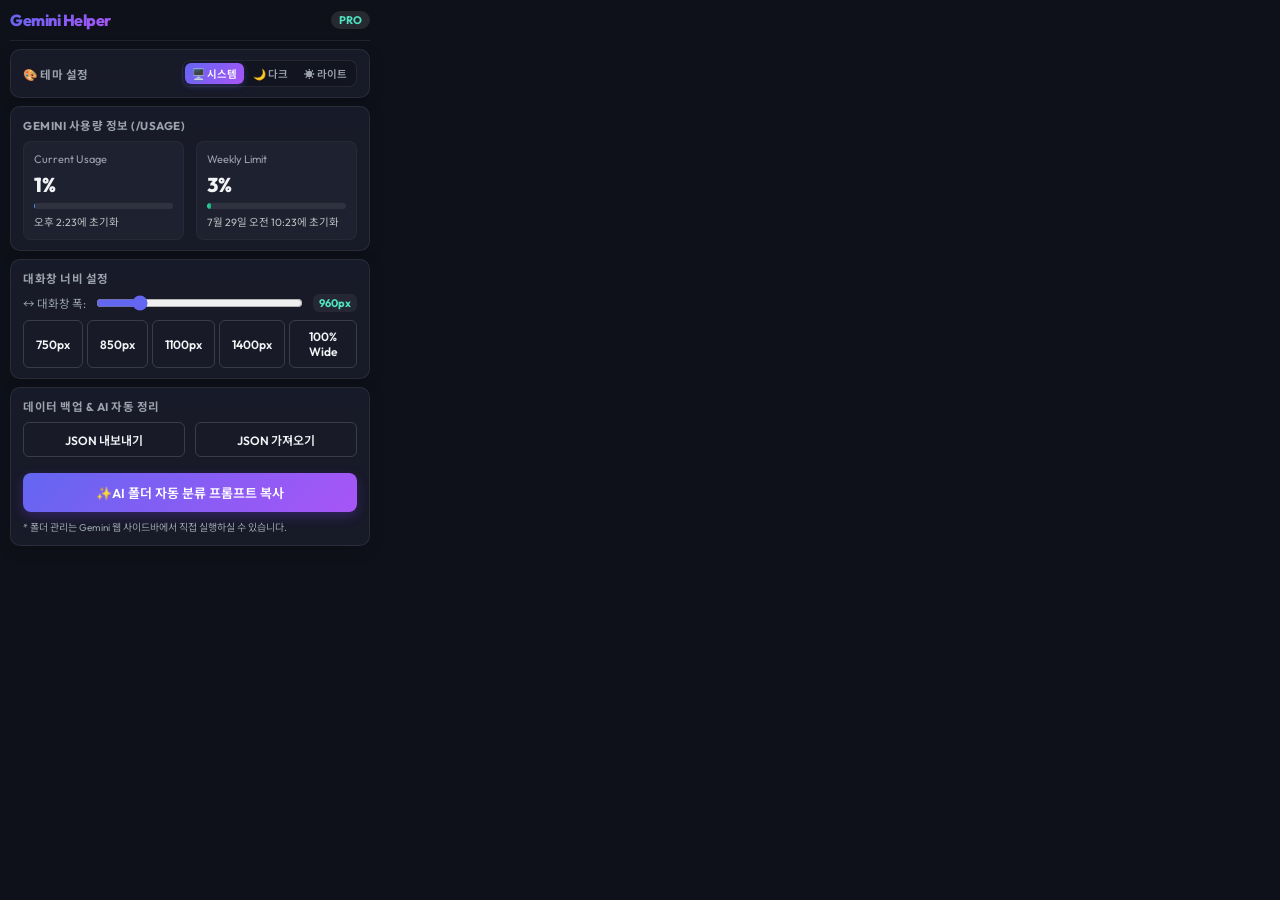
<file: popup/popup.html>
<!DOCTYPE html>
<html lang="ko">
<head>
  <meta charset="UTF-8">
  <meta name="viewport" content="width=device-width, initial-scale=1.0">
  <title>Gemini Extension Helper</title>
  <link rel="preconnect" href="https://fonts.googleapis.com">
  <link rel="preconnect" href="https://fonts.gstatic.com" crossorigin>
  <link href="https://fonts.googleapis.com/css2?family=Outfit:wght@300;400;600;800&family=Noto+Sans+KR:wght@300;400;700&display=swap" rel="stylesheet">
  <link rel="stylesheet" href="popup.css">
</head>
<body>
  <div class="app-container">
    <!-- 헤더 -->
    <header class="app-header">
      <div class="logo-area">
        <h1>Gemini Helper</h1>
      </div>
      <span class="version" id="plan-badge" style="background: rgba(255,255,255,0.1); padding: 2px 8px; border-radius: 10px; font-weight: 700; color: #50e3c2;">PRO</span>
    </header>

    <!-- 테마 설정 카드 -->
    <section class="card theme-section">
      <div style="display: flex; align-items: center; justify-content: space-between; gap: 8px;">
        <span class="section-title" style="margin-bottom: 0; white-space: nowrap;">🎨 테마 설정</span>
        <div class="theme-toggle-group" id="theme-toggle-group">
          <button class="theme-btn active" data-theme="system" title="크롬/시스템 설정에 따름">🖥️ 시스템</button>
          <button class="theme-btn" data-theme="dark" title="다크 모드">🌙 다크</button>
          <button class="theme-btn" data-theme="light" title="라이트 모드">☀️ 라이트</button>
        </div>
      </div>
    </section>

    <!-- 실시간 Gemini 사용량 트래커 (/usage 연동) -->
    <section class="card usage-section">
      <h2 class="section-title">Gemini 사용량 정보 (/usage)</h2>
      <div class="usage-grid">
        <div class="usage-box">
          <div class="usage-label">Current Usage</div>
          <div class="usage-value" id="current-usage">1%</div>
          <div class="progress-container">
            <div class="progress-bar" id="current-progress" style="width: 1%"></div>
          </div>
          <div class="usage-subtext" id="current-usage-sub" style="font-size: 10.5px; opacity: 0.75; margin-top: 5px;">오후 2:23에 초기화</div>
        </div>
        <div class="usage-box">
          <div class="usage-label">Weekly Limit</div>
          <div class="usage-value" id="weekly-usage">3%</div>
          <div class="progress-container">
            <div class="progress-bar weekly" id="weekly-progress" style="width: 3%"></div>
          </div>
          <div class="usage-subtext" id="weekly-usage-sub" style="font-size: 10.5px; opacity: 0.75; margin-top: 5px;">7월 29일 오전 10:23에 초기화</div>
        </div>
      </div>
    </section>

    <!-- 대화창 너비 설정 카드 -->
    <section class="card width-section">
      <h2 class="section-title">대화창 너비 설정</h2>
      <div style="display: flex; align-items: center; justify-content: space-between; gap: 10px; margin-bottom: 8px;">
        <span style="font-size: 11.5px; color: var(--text-muted);">↔️ 대화창 폭:</span>
        <input type="range" id="popup-width-range" min="750" max="1800" step="25" value="960" style="flex-grow: 1; accent-color: #6366f1; cursor: pointer;">
        <span id="popup-width-val" style="font-size: 11px; font-weight: 700; color: #50e3c2; background: rgba(255,255,255,0.06); padding: 2px 6px; border-radius: 6px;">960px</span>
      </div>
      <div style="display: flex; justify-content: space-between; gap: 4px;">
        <button class="btn btn-outline btn-xs popup-preset-btn" data-width="750px">750px</button>
        <button class="btn btn-outline btn-xs popup-preset-btn" data-width="850px">850px</button>
        <button class="btn btn-outline btn-xs popup-preset-btn" data-width="1100px">1100px</button>
        <button class="btn btn-outline btn-xs popup-preset-btn" data-width="1400px">1400px</button>
        <button class="btn btn-outline btn-xs popup-preset-btn" data-width="100%">100% Wide</button>
      </div>
    </section>

    <!-- 백업 및 AI 자동 정리 도구 (폴더 관리는 사이드바에서 일임) -->
    <section class="card tools-section">
      <h2 class="section-title">데이터 백업 & AI 자동 정리</h2>
      <div class="tools-grid">
        <button id="btn-export-json" class="btn btn-outline" title="폴더 구조 백업">JSON 내보내기</button>
        <button id="btn-import-json" class="btn btn-outline" title="폴더 구조 복원">JSON 가져오기</button>
        <input type="file" id="file-import-json" class="hidden" accept=".json">
      </div>
      <button id="btn-ai-prompt" class="btn btn-gradient-purple">
        <span class="icon">✨</span> AI 폴더 자동 분류 프롬프트 복사
      </button>
      <div class="prompt-hint">
        * 폴더 관리는 Gemini 웹 사이드바에서 직접 실행하실 수 있습니다.
      </div>
    </section>
  </div>
  <script src="popup.js"></script>
</body>
</html>
</file>
<file: popup/popup.css>
/* popup.css - Gemini Extension Modern Theme CSS */

:root {
  --bg-primary: #0f111a;
  --bg-card: rgba(30, 34, 51, 0.6);
  --border-color: rgba(255, 255, 255, 0.08);
  
  --color-blue: #4a90e2;
  --color-green: #50e3c2;
  --color-orange: #f5a623;
  --color-red: #e25c5c;
  --color-lime: #b8e986;
  --color-purple: #bd10e0;

  --text-main: #f3f4f6;
  --text-muted: #9ca3af;
  --text-disabled: #6b7280;
  
  --font-family: 'Outfit', 'Noto Sans KR', sans-serif;
  --gradient-accent: linear-gradient(135deg, #6366f1 0%, #a855f7 100%);
}

body[data-theme="light"] {
  --bg-primary: #f8fafc;
  --bg-card: #ffffff;
  --border-color: #cbd5e1;
  --text-main: #0f172a;
  --text-muted: #475569;
  --text-disabled: #94a3b8;
}

body[data-theme="light"] .card {
  background: #ffffff;
  border: 1px solid #cbd5e1;
  box-shadow: 0 2px 8px rgba(0, 0, 0, 0.05);
}

body[data-theme="light"] .btn-outline,
body[data-theme="light"] .popup-preset-btn {
  border: 1.5px solid #cbd5e1 !important;
  background: #f1f5f9 !important;
  color: #1e293b !important;
  font-weight: 600;
}

body[data-theme="light"] .btn-outline:hover,
body[data-theme="light"] .popup-preset-btn:hover {
  background: #e2e8f0 !important;
  border-color: #6366f1 !important;
  color: #4338ca !important;
}

body[data-theme="light"] .usage-box {
  background: #f8fafc;
  border: 1px solid #cbd5e1;
}

body[data-theme="light"] .progress-container {
  background: #e2e8f0;
}

/* Theme Toggle Group Buttons */
.theme-toggle-group {
  display: flex;
  background: rgba(0, 0, 0, 0.2);
  border: 1px solid var(--border-color);
  border-radius: 8px;
  padding: 2px;
  gap: 2px;
}

body[data-theme="light"] .theme-toggle-group {
  background: #e2e8f0;
}

.theme-btn {
  background: transparent;
  border: none;
  color: var(--text-muted);
  font-family: var(--font-family);
  font-size: 10.5px;
  font-weight: 600;
  padding: 3px 7px;
  border-radius: 6px;
  cursor: pointer;
  transition: all 0.15s ease;
  white-space: nowrap;
}

.theme-btn:hover {
  color: var(--text-main);
}

.theme-btn.active {
  background: var(--gradient-accent);
  color: #ffffff;
  box-shadow: 0 2px 6px rgba(99, 102, 241, 0.3);
}

* {
  box-sizing: border-box;
  margin: 0;
  padding: 0;
}

body {
  width: 380px;
  background-color: var(--bg-primary);
  font-family: var(--font-family);
  color: var(--text-main);
  padding: 10px;
  overflow: hidden;
}

body::-webkit-scrollbar {
  display: none !important;
}

/* App Container */
.app-container {
  display: flex;
  flex-direction: column;
  gap: 8px;
}

/* Header */
.app-header {
  display: flex;
  justify-content: space-between;
  align-items: center;
  border-bottom: 1px solid var(--border-color);
  padding-bottom: 10px;
}

.logo-area {
  display: flex;
  align-items: center;
  gap: 8px;
}

.logo-icon {
  width: 24px;
  height: 24px;
  background: var(--gradient-accent);
  border-radius: 6px;
  box-shadow: 0 0 10px rgba(168, 85, 247, 0.4);
}

.app-header h1 {
  font-size: 16px;
  font-weight: 800;
  letter-spacing: -0.5px;
  background: var(--gradient-accent);
  -webkit-background-clip: text;
  -webkit-text-fill-color: transparent;
}

.app-header .version {
  font-size: 11px;
  color: var(--text-muted);
}

/* Base Card Style */
.card {
  background: var(--bg-card);
  backdrop-filter: blur(10px);
  -webkit-backdrop-filter: blur(10px);
  border: 1px solid var(--border-color);
  border-radius: 10px;
  padding: 10px 12px;
  box-shadow: 0 4px 16px rgba(0, 0, 0, 0.15);
}

.section-title {
  font-size: 11.5px;
  font-weight: 700;
  color: var(--text-muted);
  margin-bottom: 8px;
  letter-spacing: 0.5px;
  text-transform: uppercase;
}

/* Usage Tracker Section */
.usage-grid {
  display: grid;
  grid-template-columns: 1fr 1fr;
  gap: 12px;
}

.usage-box {
  background: rgba(255, 255, 255, 0.03);
  border: 1px solid rgba(255, 255, 255, 0.04);
  border-radius: 8px;
  padding: 10px;
  display: flex;
  flex-direction: column;
}

.usage-label {
  font-size: 11px;
  color: var(--text-muted);
  margin-bottom: 6px;
}

.usage-value {
  font-size: 20px;
  font-weight: 800;
  margin-bottom: 6px;
  display: flex;
  align-items: baseline;
  gap: 2px;
}

.usage-value .unit {
  font-size: 12px;
  font-weight: 400;
  color: var(--text-muted);
}

.progress-container {
  width: 100%;
  height: 6px;
  background: rgba(255, 255, 255, 0.08);
  border-radius: 3px;
  overflow: hidden;
}

.progress-bar {
  height: 100%;
  border-radius: 3px;
  background: linear-gradient(90deg, #60a5fa, #3b82f6);
  transition: width 0.4s ease;
}

.progress-bar.weekly {
  background: linear-gradient(90deg, #34d399, #10b981);
}

/* Folder Section */
.section-header {
  display: flex;
  justify-content: space-between;
  align-items: center;
  margin-bottom: 12px;
}

.section-header .section-title {
  margin-bottom: 0;
}

/* Buttons */
.btn {
  font-family: var(--font-family);
  font-weight: 600;
  border-radius: 6px;
  border: none;
  cursor: pointer;
  display: inline-flex;
  align-items: center;
  justify-content: center;
  transition: all 0.2s ease;
}

.btn-sm {
  padding: 6px 12px;
  font-size: 11px;
}

.btn-xs {
  padding: 4px 8px;
  font-size: 10px;
}

.btn-primary {
  background: var(--gradient-accent);
  color: #fff;
  box-shadow: 0 2px 8px rgba(168, 85, 247, 0.2);
}

.btn-primary:hover {
  opacity: 0.9;
  transform: translateY(-1px);
}

.btn-secondary {
  background: rgba(255, 255, 255, 0.1);
  color: var(--text-main);
}

.btn-secondary:hover {
  background: rgba(255, 255, 255, 0.15);
}

.btn-accent {
  background: #10b981;
  color: #fff;
}

.btn-accent:hover {
  background: #059669;
}

.btn-outline {
  border: 1px solid rgba(255, 255, 255, 0.15);
  background: transparent;
  color: var(--text-main);
  padding: 8px 12px;
  font-size: 12px;
}

.btn-outline:hover {
  background: rgba(255, 255, 255, 0.05);
  border-color: rgba(255, 255, 255, 0.3);
}

.btn-gradient-purple {
  background: var(--gradient-accent);
  color: white;
  width: 100%;
  padding: 10px;
  font-size: 13px;
  border-radius: 8px;
  box-shadow: 0 4px 12px rgba(124, 58, 237, 0.3);
  margin-top: 8px;
}

.btn-gradient-purple:hover {
  transform: translateY(-1px);
  box-shadow: 0 6px 16px rgba(124, 58, 237, 0.4);
}

/* Folder Input Form */
.folder-input-area {
  background: rgba(255, 255, 255, 0.04);
  border: 1px solid rgba(255, 255, 255, 0.06);
  border-radius: 8px;
  padding: 12px;
  margin-bottom: 12px;
  display: flex;
  flex-direction: column;
  gap: 10px;
  animation: slideDown 0.2s ease-out;
}

.input-field {
  width: 100%;
  background: rgba(0, 0, 0, 0.2);
  border: 1px solid var(--border-color);
  border-radius: 6px;
  padding: 8px;
  color: #fff;
  font-family: var(--font-family);
  font-size: 12px;
}

.input-field:focus {
  outline: none;
  border-color: #6366f1;
}

.color-picker-row {
  display: flex;
  align-items: center;
  gap: 10px;
  font-size: 11px;
  color: var(--text-muted);
}

.color-options {
  display: flex;
  gap: 6px;
}

.color-dot {
  width: 16px;
  height: 16px;
  border-radius: 50%;
  cursor: pointer;
  border: 2px solid transparent;
  transition: all 0.15s ease;
}

.color-dot.active {
  border-color: #fff;
  transform: scale(1.15);
}

.button-row {
  display: flex;
  justify-content: flex-end;
  gap: 6px;
}

/* Folder Tree styling */
.folder-tree-wrapper {
  max-height: 240px;
  overflow-y: auto;
  padding-right: 4px;
}

/* 스크롤바 디자인 */
.folder-tree-wrapper::-webkit-scrollbar {
  width: 4px;
}
.folder-tree-wrapper::-webkit-scrollbar-track {
  background: transparent;
}
.folder-tree-wrapper::-webkit-scrollbar-thumb {
  background: rgba(255, 255, 255, 0.1);
  border-radius: 2px;
}

.folder-tree {
  list-style: none;
}

.empty-state {
  text-align: center;
  font-size: 11px;
  color: var(--text-disabled);
  padding: 30px 0;
  line-height: 1.6;
}

/* 개별 트리 노드 */
.folder-node {
  margin-top: 4px;
}

.folder-header-row {
  display: flex;
  align-items: center;
  justify-content: space-between;
  padding: 6px 8px;
  border-radius: 6px;
  cursor: pointer;
  transition: background 0.15s ease;
}

.folder-header-row:hover {
  background: rgba(255, 255, 255, 0.05);
}

.folder-left-content {
  display: flex;
  align-items: center;
  gap: 6px;
  flex-grow: 1;
  min-width: 0; /* 말줄임표 작동 목적 */
}

.folder-tag-dot {
  width: 10px;
  height: 10px;
  border-radius: 50%;
  flex-shrink: 0;
}

.folder-toggle-icon {
  font-size: 9px;
  color: var(--text-muted);
  width: 12px;
  text-align: center;
  transition: transform 0.2s ease;
}

.folder-toggle-icon.expanded {
  transform: rotate(90deg);
}

.folder-title {
  font-size: 12px;
  white-space: nowrap;
  overflow: hidden;
  text-overflow: ellipsis;
}

.folder-actions {
  display: flex;
  gap: 4px;
  opacity: 0;
  transition: opacity 0.15s ease;
}

.folder-header-row:hover .folder-actions {
  opacity: 1;
}

.folder-action-btn {
  background: transparent;
  border: none;
  cursor: pointer;
  color: var(--text-muted);
  font-size: 10px;
  padding: 2px 4px;
  border-radius: 3px;
}

.folder-action-btn:hover {
  background: rgba(255, 255, 255, 0.1);
  color: #fff;
}

.folder-children-list {
  list-style: none;
  padding-left: 14px;
  border-left: 1px dotted rgba(255, 255, 255, 0.1);
  margin-left: 12px;
  display: none;
}

.folder-children-list.show {
  display: block;
}

/* Tools Section */
.tools-grid {
  display: grid;
  grid-template-columns: 1fr 1fr;
  gap: 10px;
  margin-bottom: 8px;
}

.prompt-hint {
  font-size: 10px;
  color: var(--text-muted);
  line-height: 1.5;
  margin-top: 8px;
}

.hidden {
  display: none !important;
}

/* Keyframes */
@keyframes slideDown {
  from {
    opacity: 0;
    transform: translateY(-8px);
  }
  to {
    opacity: 1;
    transform: translateY(0);
  }
}
</file>
